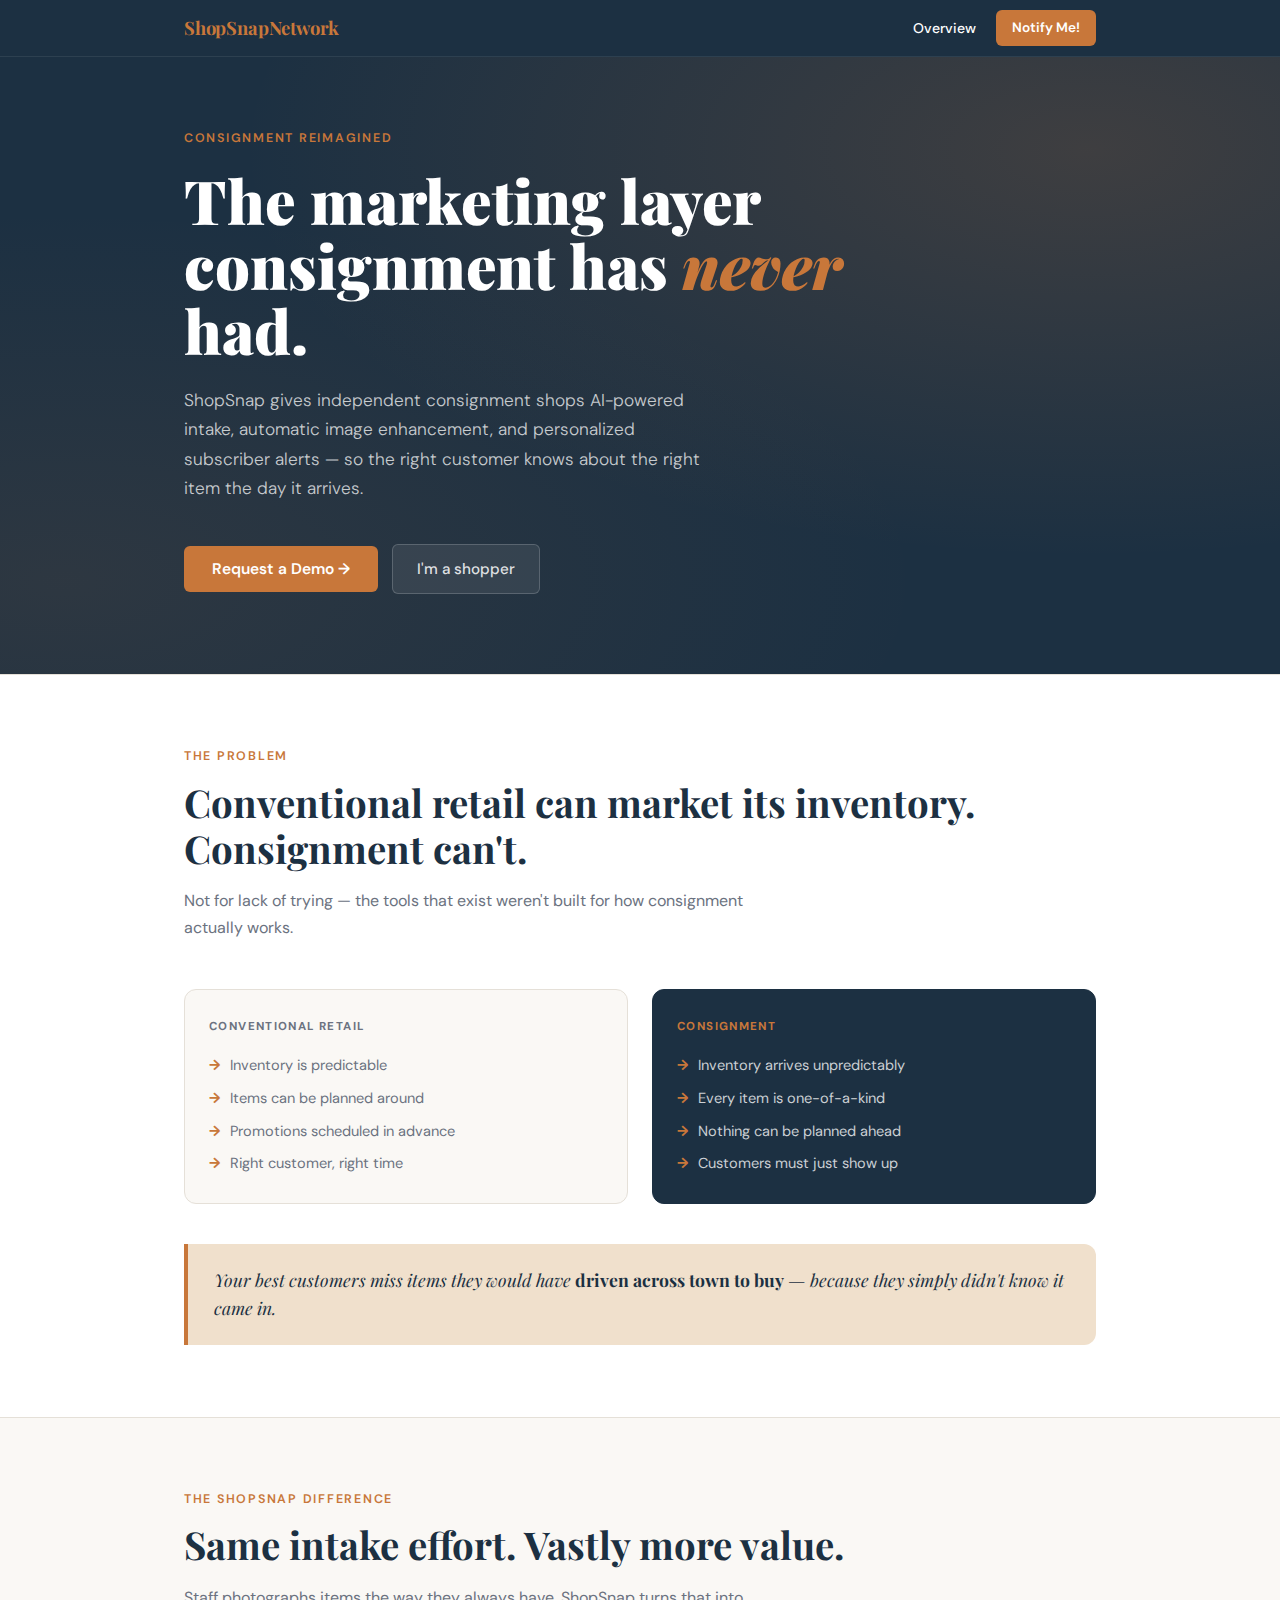
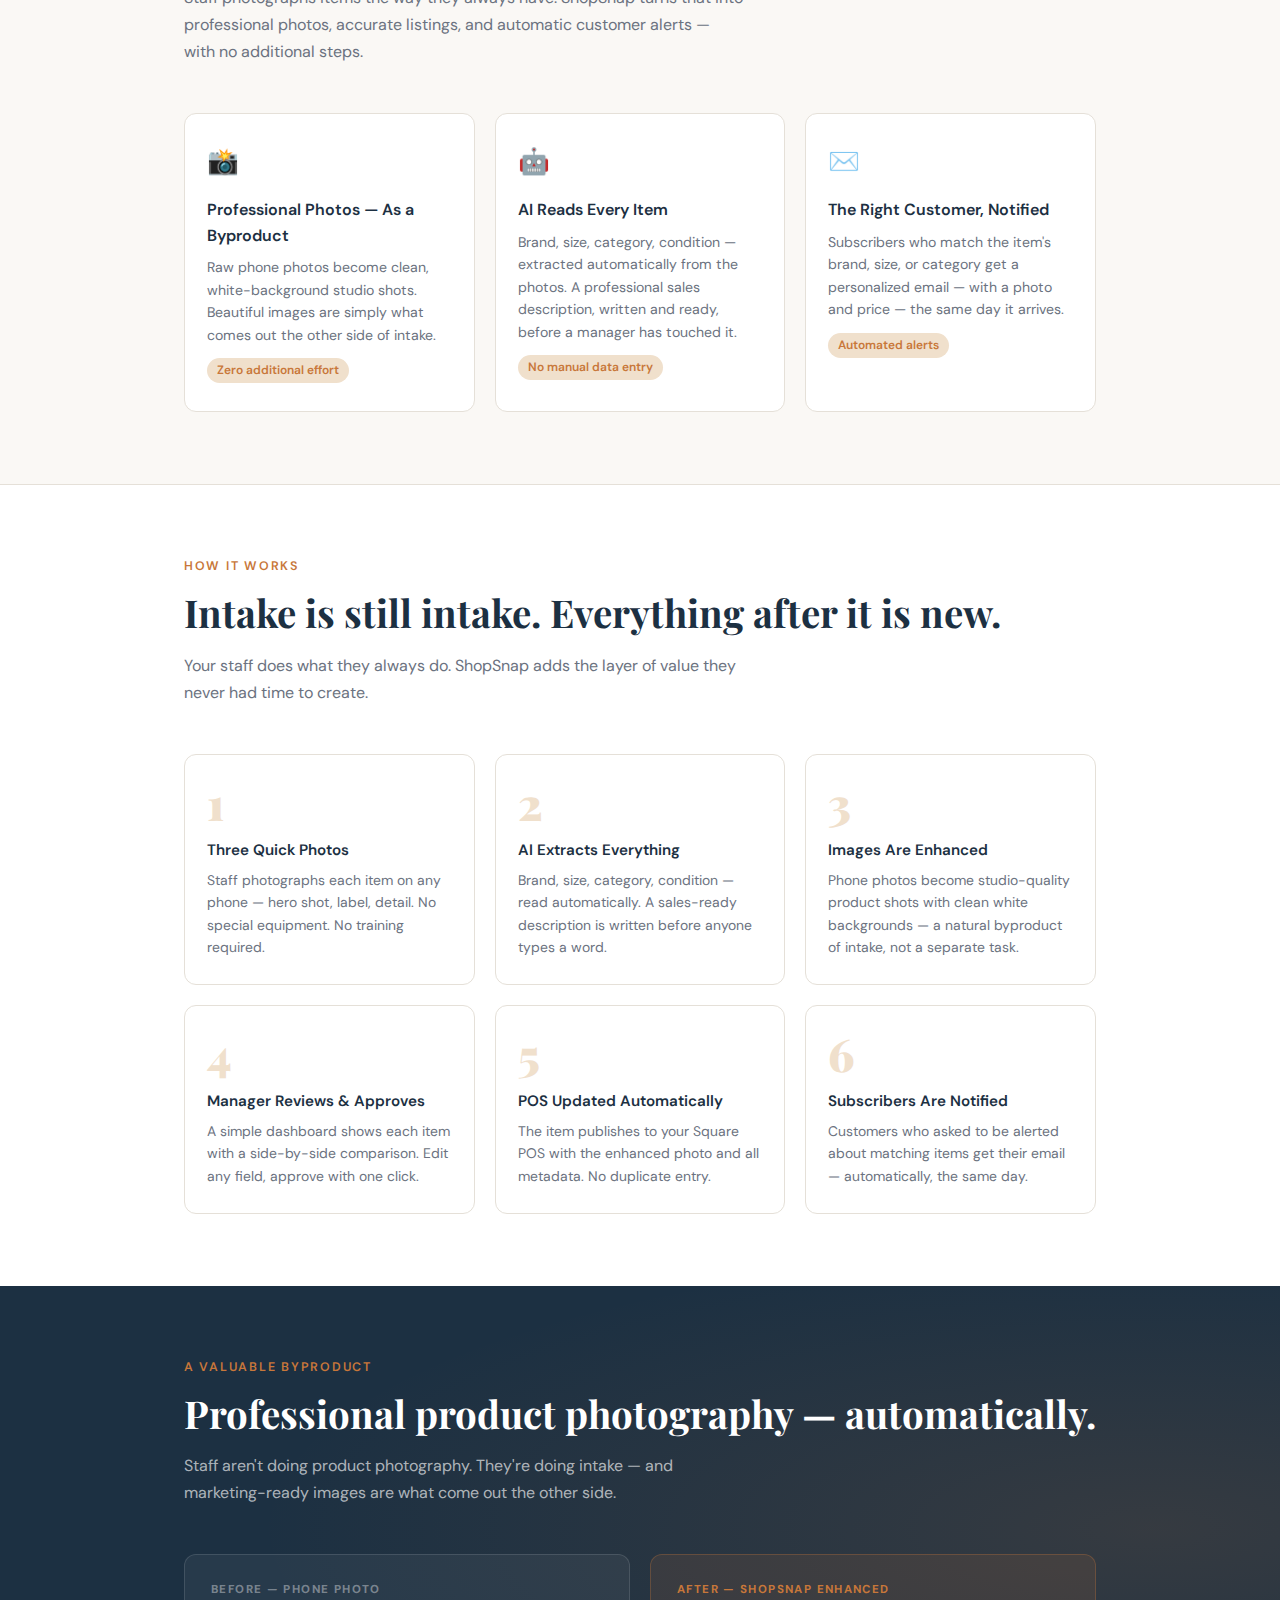
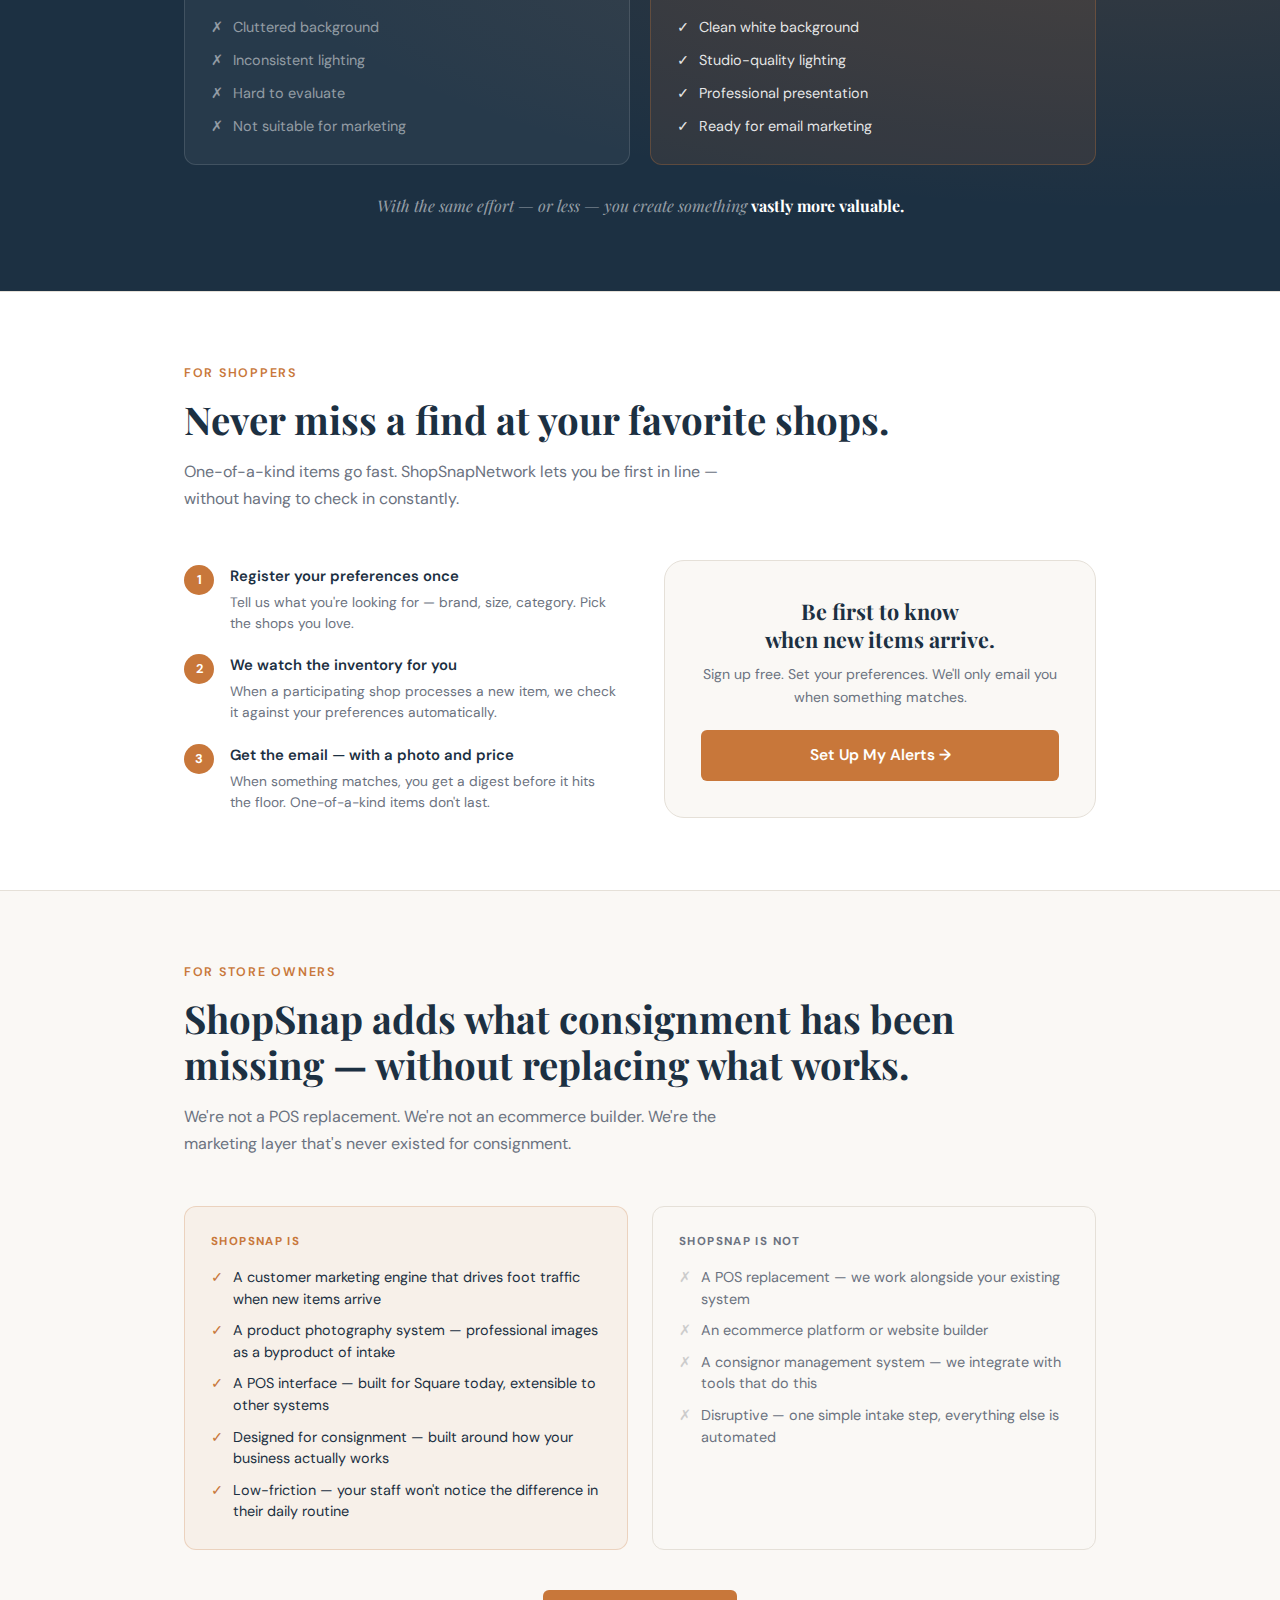
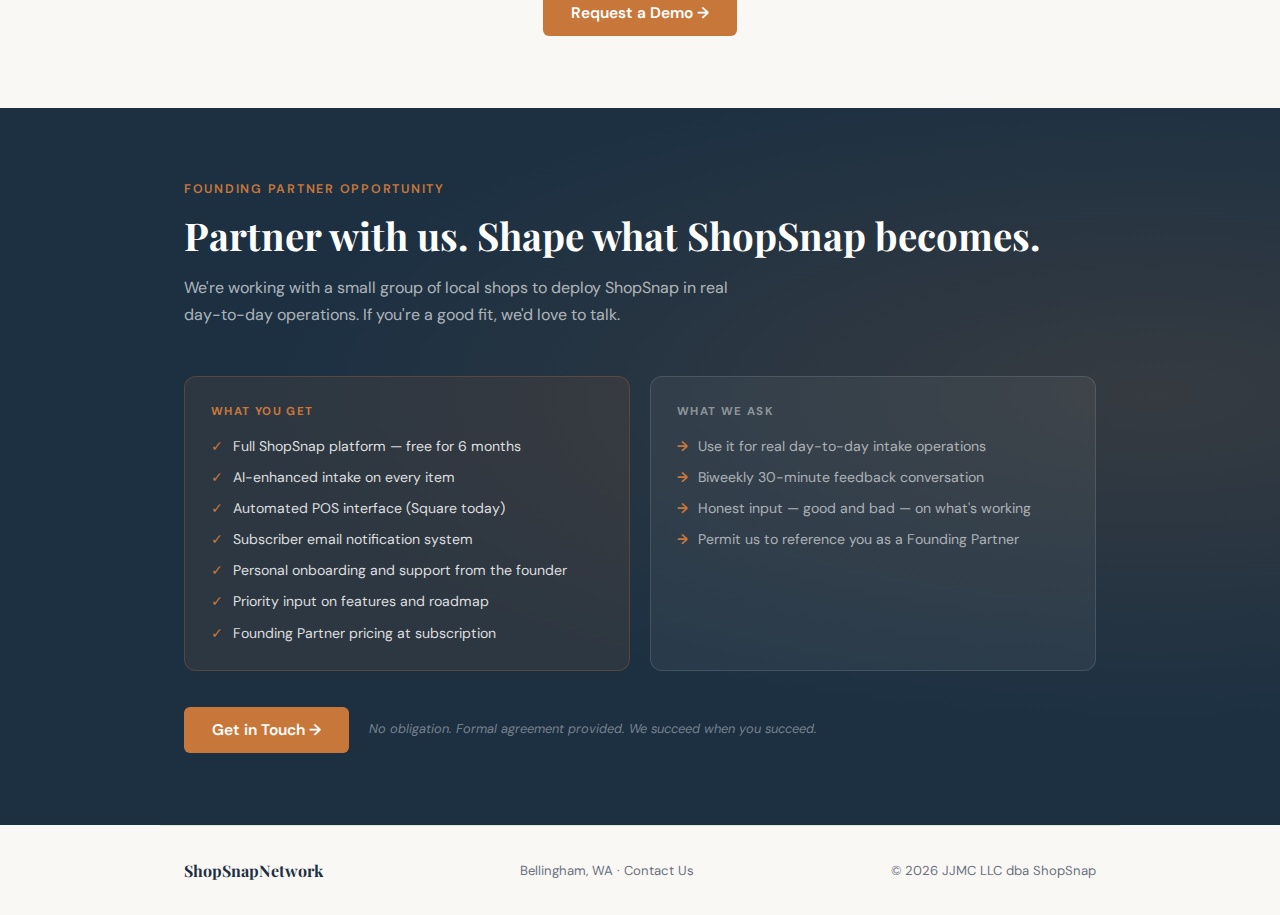
<file: index.html>
<!DOCTYPE html>
<html lang="en">
<head>
  <meta charset="UTF-8" />
  <meta name="viewport" content="width=device-width, initial-scale=1.0" />
  <title>ShopSnapNetwork — Smarter Consignment</title>
  <meta name="description" content="AI-powered intake and marketing for consignment shops. Automated alerts for shoppers who never want to miss a find." />
  <link rel="preconnect" href="https://fonts.googleapis.com" />
  <link rel="preconnect" href="https://fonts.gstatic.com" crossorigin />
  <link href="https://fonts.googleapis.com/css2?family=Playfair+Display:ital,wght@0,700;0,900;1,700&family=DM+Sans:wght@300;400;500;600&display=swap" rel="stylesheet" />
  <link rel="stylesheet" href="shopsnap.css" />

  <style>
    /* ── INDEX-SPECIFIC STYLES ── */
    .problem-grid {
      display: grid; grid-template-columns: 1fr 1fr; gap: 24px; margin-bottom: 40px;
    }
    .problem-col {
      padding: 28px 24px; border-radius: var(--radius-md); border: 1.5px solid var(--color-border);
    }
    .problem-col.muted { background: var(--color-bg); }
    .problem-col.dark  { background: var(--color-primary); border-color: var(--color-primary); }
    .problem-col h3 {
      font-size: 0.72rem; font-weight: 700; letter-spacing: 0.12em;
      text-transform: uppercase; margin-bottom: 18px;
    }
    .problem-col.muted h3 { color: var(--color-muted); }
    .problem-col.dark  h3 { color: var(--color-accent); }
    .problem-col ul { list-style: none; display: flex; flex-direction: column; gap: 11px; }
    .problem-col li { font-size: 0.91rem; display: flex; align-items: flex-start; gap: 10px; line-height: 1.5; }
    .problem-col.muted li { color: var(--color-muted); }
    .problem-col.dark  li { color: rgba(255,255,255,0.78); }
    .arrow { color: var(--color-accent); font-weight: 700; flex-shrink: 0; }
    .problem-quote {
      background: var(--color-accent-lt); border-left: 4px solid var(--color-accent);
      padding: 22px 26px; border-radius: 0 var(--radius-md) var(--radius-md) 0;
      font-family: var(--font-display); font-size: 1.1rem; font-style: italic;
      color: var(--color-primary); line-height: 1.6;
    }
    .problem-quote strong { font-style: normal; }

    .value-grid { display: grid; grid-template-columns: repeat(3, 1fr); gap: 20px; }
    .value-card {
      padding: 28px 22px; background: var(--color-surface);
      border-radius: var(--radius-md); border: 1.5px solid var(--color-border);
    }
    .value-card .icon { font-size: 1.6rem; margin-bottom: 14px; display: block; }
    .value-card h3 { font-size: 1rem; font-weight: 600; color: var(--color-primary); margin-bottom: 8px; }
    .value-card p  { font-size: 0.88rem; color: var(--color-muted); line-height: 1.6; }
    .value-card .tag {
      display: inline-block; margin-top: 12px; font-size: 0.75rem; font-weight: 600;
      color: var(--color-accent); background: var(--color-accent-lt);
      padding: 3px 10px; border-radius: 20px;
    }

    .steps-grid { display: grid; grid-template-columns: repeat(3, 1fr); gap: 20px; }
    .step {
      padding: 26px 22px; background: var(--color-surface);
      border-radius: var(--radius-md); border: 1.5px solid var(--color-border);
    }
    .step-num {
      font-family: var(--font-display); font-size: 2.8rem; font-weight: 900;
      color: var(--color-accent-lt); line-height: 1; margin-bottom: 12px;
    }
    .step h3 { font-size: 0.95rem; font-weight: 600; color: var(--color-primary); margin-bottom: 7px; }
    .step p  { font-size: 0.87rem; color: var(--color-muted); line-height: 1.6; }

    .before-after { display: grid; grid-template-columns: 1fr 1fr; gap: 20px; }
    .ba-card { border-radius: var(--radius-md); padding: 26px; border: 1.5px solid rgba(255,255,255,0.12); }
    .ba-card.before { background: rgba(255,255,255,0.05); }
    .ba-card.after  { background: rgba(200,119,58,0.12); border-color: rgba(200,119,58,0.3); }
    .ba-label { font-size: 0.72rem; font-weight: 700; letter-spacing: 0.12em; text-transform: uppercase; margin-bottom: 16px; }
    .ba-card.before .ba-label { color: rgba(255,255,255,0.4); }
    .ba-card.after  .ba-label { color: var(--color-accent); }
    .ba-card ul { list-style: none; display: flex; flex-direction: column; gap: 10px; }
    .ba-card li { font-size: 0.9rem; display: flex; align-items: center; gap: 10px; }
    .ba-card.before li { color: rgba(255,255,255,0.5); }
    .ba-card.after  li { color: rgba(255,255,255,0.88); }
    .photo-tagline {
      margin-top: 28px; text-align: center;
      font-family: var(--font-display); font-size: 1rem;
      font-style: italic; color: rgba(255,255,255,0.55);
    }
    .photo-tagline strong { color: white; font-style: normal; }

    .shopper-grid { display: grid; grid-template-columns: 1fr 1fr; gap: 48px; align-items: center; }
    .shopper-steps { display: flex; flex-direction: column; gap: 20px; }
    .shopper-step  { display: flex; gap: 16px; align-items: flex-start; }
    .shopper-num {
      width: 30px; height: 30px; flex-shrink: 0; background: var(--color-accent);
      color: white; border-radius: 50%; display: flex; align-items: center;
      justify-content: center; font-size: 0.8rem; font-weight: 700;
    }
    .shopper-step h4 { font-size: 0.93rem; font-weight: 600; color: var(--color-primary); margin-bottom: 3px; }
    .shopper-step p  { font-size: 0.86rem; color: var(--color-muted); line-height: 1.55; }
    .shopper-cta-card {
      background: var(--color-bg); border: 1.5px solid var(--color-border);
      border-radius: var(--radius-lg); padding: 36px; text-align: center;
    }
    .shopper-cta-card .big-text {
      font-family: var(--font-display); font-size: 1.35rem; font-weight: 700;
      color: var(--color-primary); margin-bottom: 10px; line-height: 1.3;
    }
    .shopper-cta-card p { font-size: 0.88rem; color: var(--color-muted); margin-bottom: 22px; line-height: 1.6; }

    .isnot-grid { display: grid; grid-template-columns: 1fr 1fr; gap: 24px; margin-bottom: 40px; }
    .isnot-col  { padding: 26px; border-radius: var(--radius-md); }
    .isnot-col.is    { background: rgba(200,119,58,0.06); border: 1.5px solid rgba(200,119,58,0.25); }
    .isnot-col.isnot { background: var(--color-bg); border: 1.5px solid var(--color-border); }
    .isnot-col h3 {
      font-size: 0.72rem; font-weight: 700; letter-spacing: 0.12em;
      text-transform: uppercase; margin-bottom: 16px;
    }
    .isnot-col.is    h3 { color: var(--color-accent); }
    .isnot-col.isnot h3 { color: var(--color-muted); }
    .isnot-col ul { list-style: none; display: flex; flex-direction: column; gap: 10px; }
    .isnot-col li { font-size: 0.9rem; display: flex; align-items: flex-start; gap: 10px; line-height: 1.5; }
    .isnot-col.is    li { color: var(--color-primary); }
    .isnot-col.isnot li { color: var(--color-muted); }
    .check { color: var(--color-accent); font-weight: 700; flex-shrink: 0; }
    .cross  { color: #ccc; flex-shrink: 0; }

    .founding-grid { display: grid; grid-template-columns: 1fr 1fr; gap: 20px; }
    .founding-col { padding: 26px; border-radius: var(--radius-md); border: 1.5px solid rgba(255,255,255,0.12); }
    .founding-col.get { background: rgba(200,119,58,0.10); border-color: rgba(200,119,58,0.25); }
    .founding-col.ask { background: rgba(255,255,255,0.05); }
    .founding-col h3 {
      font-size: 0.72rem; font-weight: 700; letter-spacing: 0.12em;
      text-transform: uppercase; margin-bottom: 14px;
    }
    .founding-col.get h3 { color: var(--color-accent); }
    .founding-col.ask h3 { color: rgba(255,255,255,0.45); }
    .founding-col ul { list-style: none; display: flex; flex-direction: column; gap: 10px; }
    .founding-col li { font-size: 0.88rem; display: flex; align-items: flex-start; gap: 10px; line-height: 1.5; }
    .founding-col.get li { color: rgba(255,255,255,0.85); }
    .founding-col.ask li { color: rgba(255,255,255,0.6); }
    .founding-actions { margin-top: 36px; display: flex; align-items: center; gap: 20px; flex-wrap: wrap; }
    .founding-note { font-size: 0.8rem; color: rgba(255,255,255,0.4); font-style: italic; }

    @media (max-width: 700px) {
      .problem-grid, .before-after, .shopper-grid,
      .isnot-grid, .founding-grid, .value-grid { grid-template-columns: 1fr; }
      .steps-grid { grid-template-columns: 1fr 1fr; }
    }
    @media (max-width: 480px) { .steps-grid { grid-template-columns: 1fr; } }
  </style>
</head>
<body>

<!-- ── CONTACT MODAL ── -->
<div class="modal-backdrop" id="contact-modal" role="dialog" aria-modal="true">
  <div class="modal">
    <div class="modal-header">
      <h2 class="modal-title">Let's Talk</h2>
      <button class="modal-close" id="modal-close" aria-label="Close">×</button>
    </div>
    <p class="modal-sub">Tell me a bit about your shop and I'll be in touch within a day or two.</p>
    <div class="field">
      <label for="modal-name">Your Name</label>
      <input type="text" id="modal-name" placeholder="Jane Smith" autocomplete="name" />
    </div>
    <div class="field">
      <label for="modal-shop">Shop Name</label>
      <input type="text" id="modal-shop" placeholder="Serendipity Consignment" />
    </div>
    <div class="field">
      <label for="modal-email">Email Address</label>
      <input type="email" id="modal-email" placeholder="jane@yourshop.com" autocomplete="email" />
    </div>
    <div class="field">
      <label for="modal-message">Anything you'd like me to know? <span style="font-weight:400;text-transform:none;letter-spacing:0">(optional)</span></label>
      <textarea id="modal-message" placeholder="e.g. We use Square, about 30–40 items intake per week…"></textarea>
    </div>
    <button class="btn-primary" id="modal-submit" style="width:100%;">Send My Note →</button>
    <div class="msg" id="modal-status"></div>
    <p class="modal-footer-note">Or email directly: <a id="modal-mailto">johnmahoney@shopsnapnetwork.com</a></p>
  </div>
</div>

<div class="page-main">

  <nav>
    <div class="nav-inner">
      <a href="index.html" class="nav-wordmark">ShopSnapNetwork</a>
      <div class="nav-links">
        <a href="index.html" class="active">Overview</a>
        <a href="notify.html" class="nav-cta">Notify Me!</a>
      </div>
    </div>
  </nav>

  <header class="hero-section">
    <div class="hero-inner">
      <p class="hero-eyebrow">Consignment Reimagined</p>
      <h1 class="hero-headline">The marketing layer<br/>consignment has <em>never</em> had.</h1>
      <p class="hero-sub">
        ShopSnap gives independent consignment shops AI-powered intake, automatic image enhancement,
        and personalized subscriber alerts — so the right customer knows about the right item the day it arrives.
      </p>
      <div class="hero-actions">
        <button class="btn-primary open-modal">Request a Demo →</button>
        <a href="notify.html" class="btn-ghost">I'm a shopper</a>
      </div>
    </div>
  </header>

  <section class="section-light">
    <div class="inner">
      <p class="section-label">The Problem</p>
      <h2 class="section-heading">Conventional retail can market its inventory.<br/>Consignment can't.</h2>
      <p class="section-sub">Not for lack of trying — the tools that exist weren't built for how consignment actually works.</p>
      <div class="problem-grid">
        <div class="problem-col muted">
          <h3>Conventional Retail</h3>
          <ul>
            <li><span class="arrow">→</span> Inventory is predictable</li>
            <li><span class="arrow">→</span> Items can be planned around</li>
            <li><span class="arrow">→</span> Promotions scheduled in advance</li>
            <li><span class="arrow">→</span> Right customer, right time</li>
          </ul>
        </div>
        <div class="problem-col dark">
          <h3>Consignment</h3>
          <ul>
            <li><span class="arrow">→</span> Inventory arrives unpredictably</li>
            <li><span class="arrow">→</span> Every item is one-of-a-kind</li>
            <li><span class="arrow">→</span> Nothing can be planned ahead</li>
            <li><span class="arrow">→</span> Customers must just show up</li>
          </ul>
        </div>
      </div>
      <div class="problem-quote">
        Your best customers miss items they would have <strong>driven across town to buy</strong> —
        because they simply didn't know it came in.
      </div>
    </div>
  </section>

  <section class="section-bg">
    <div class="inner">
      <p class="section-label">The ShopSnap Difference</p>
      <h2 class="section-heading">Same intake effort. Vastly more value.</h2>
      <p class="section-sub">Staff photographs items the way they always have. ShopSnap turns that into professional photos, accurate listings, and automatic customer alerts — with no additional steps.</p>
      <div class="value-grid">
        <div class="value-card">
          <span class="icon">📸</span>
          <h3>Professional Photos — As a Byproduct</h3>
          <p>Raw phone photos become clean, white-background studio shots. Beautiful images are simply what comes out the other side of intake.</p>
          <span class="tag">Zero additional effort</span>
        </div>
        <div class="value-card">
          <span class="icon">🤖</span>
          <h3>AI Reads Every Item</h3>
          <p>Brand, size, category, condition — extracted automatically from the photos. A professional sales description, written and ready, before a manager has touched it.</p>
          <span class="tag">No manual data entry</span>
        </div>
        <div class="value-card">
          <span class="icon">✉️</span>
          <h3>The Right Customer, Notified</h3>
          <p>Subscribers who match the item's brand, size, or category get a personalized email — with a photo and price — the same day it arrives.</p>
          <span class="tag">Automated alerts</span>
        </div>
      </div>
    </div>
  </section>

  <section class="section-light" id="how-it-works">
    <div class="inner">
      <p class="section-label">How It Works</p>
      <h2 class="section-heading">Intake is still intake. Everything after it is new.</h2>
      <p class="section-sub">Your staff does what they always do. ShopSnap adds the layer of value they never had time to create.</p>
      <div class="steps-grid">
        <div class="step">
          <div class="step-num">1</div>
          <h3>Three Quick Photos</h3>
          <p>Staff photographs each item on any phone — hero shot, label, detail. No special equipment. No training required.</p>
        </div>
        <div class="step">
          <div class="step-num">2</div>
          <h3>AI Extracts Everything</h3>
          <p>Brand, size, category, condition — read automatically. A sales-ready description is written before anyone types a word.</p>
        </div>
        <div class="step">
          <div class="step-num">3</div>
          <h3>Images Are Enhanced</h3>
          <p>Phone photos become studio-quality product shots with clean white backgrounds — a natural byproduct of intake, not a separate task.</p>
        </div>
        <div class="step">
          <div class="step-num">4</div>
          <h3>Manager Reviews &amp; Approves</h3>
          <p>A simple dashboard shows each item with a side-by-side comparison. Edit any field, approve with one click.</p>
        </div>
        <div class="step">
          <div class="step-num">5</div>
          <h3>POS Updated Automatically</h3>
          <p>The item publishes to your Square POS with the enhanced photo and all metadata. No duplicate entry.</p>
        </div>
        <div class="step">
          <div class="step-num">6</div>
          <h3>Subscribers Are Notified</h3>
          <p>Customers who asked to be alerted about matching items get their email — automatically, the same day.</p>
        </div>
      </div>
    </div>
  </section>

  <section class="section-dark">
    <div class="section-dark-inner">
      <p class="section-label">A Valuable Byproduct</p>
      <h2 class="section-heading" style="color:white;">Professional product photography — automatically.</h2>
      <p class="section-sub">Staff aren't doing product photography. They're doing intake — and marketing-ready images are what come out the other side.</p>
      <div class="before-after">
        <div class="ba-card before">
          <div class="ba-label">Before — Phone Photo</div>
          <ul>
            <li><span>✗</span> Cluttered background</li>
            <li><span>✗</span> Inconsistent lighting</li>
            <li><span>✗</span> Hard to evaluate</li>
            <li><span>✗</span> Not suitable for marketing</li>
          </ul>
        </div>
        <div class="ba-card after">
          <div class="ba-label">After — ShopSnap Enhanced</div>
          <ul>
            <li><span>✓</span> Clean white background</li>
            <li><span>✓</span> Studio-quality lighting</li>
            <li><span>✓</span> Professional presentation</li>
            <li><span>✓</span> Ready for email marketing</li>
          </ul>
        </div>
      </div>
      <p class="photo-tagline">With the same effort — or less — you create something <strong>vastly more valuable.</strong></p>
    </div>
  </section>

  <section class="section-light">
    <div class="inner">
      <p class="section-label">For Shoppers</p>
      <h2 class="section-heading">Never miss a find at your favorite shops.</h2>
      <p class="section-sub">One-of-a-kind items go fast. ShopSnapNetwork lets you be first in line — without having to check in constantly.</p>
      <div class="shopper-grid">
        <div class="shopper-steps">
          <div class="shopper-step">
            <div class="shopper-num">1</div>
            <div>
              <h4>Register your preferences once</h4>
              <p>Tell us what you're looking for — brand, size, category. Pick the shops you love.</p>
            </div>
          </div>
          <div class="shopper-step">
            <div class="shopper-num">2</div>
            <div>
              <h4>We watch the inventory for you</h4>
              <p>When a participating shop processes a new item, we check it against your preferences automatically.</p>
            </div>
          </div>
          <div class="shopper-step">
            <div class="shopper-num">3</div>
            <div>
              <h4>Get the email — with a photo and price</h4>
              <p>When something matches, you get a digest before it hits the floor. One-of-a-kind items don't last.</p>
            </div>
          </div>
        </div>
        <div class="shopper-cta-card">
          <div class="big-text">Be first to know<br/>when new items arrive.</div>
          <p>Sign up free. Set your preferences. We'll only email you when something matches.</p>
          <a href="notify.html" class="btn-primary" style="width:100%;justify-content:center;">Set Up My Alerts →</a>
        </div>
      </div>
    </div>
  </section>

  <section class="section-bg" id="for-owners">
    <div class="inner">
      <p class="section-label">For Store Owners</p>
      <h2 class="section-heading">ShopSnap adds what consignment has been missing — without replacing what works.</h2>
      <p class="section-sub">We're not a POS replacement. We're not an ecommerce builder. We're the marketing layer that's never existed for consignment.</p>
      <div class="isnot-grid">
        <div class="isnot-col is">
          <h3>ShopSnap Is</h3>
          <ul>
            <li><span class="check">✓</span> A customer marketing engine that drives foot traffic when new items arrive</li>
            <li><span class="check">✓</span> A product photography system — professional images as a byproduct of intake</li>
            <li><span class="check">✓</span> A POS interface — built for Square today, extensible to other systems</li>
            <li><span class="check">✓</span> Designed for consignment — built around how your business actually works</li>
            <li><span class="check">✓</span> Low-friction — your staff won't notice the difference in their daily routine</li>
          </ul>
        </div>
        <div class="isnot-col isnot">
          <h3>ShopSnap Is Not</h3>
          <ul>
            <li><span class="cross">✗</span> A POS replacement — we work alongside your existing system</li>
            <li><span class="cross">✗</span> An ecommerce platform or website builder</li>
            <li><span class="cross">✗</span> A consignor management system — we integrate with tools that do this</li>
            <li><span class="cross">✗</span> Disruptive — one simple intake step, everything else is automated</li>
          </ul>
        </div>
      </div>
      <div style="text-align:center;">
        <button class="btn-primary open-modal">Request a Demo →</button>
      </div>
    </div>
  </section>

  <section class="section-dark">
    <div class="section-dark-inner">
      <p class="section-label">Founding Partner Opportunity</p>
      <h2 class="section-heading">Partner with us. Shape what ShopSnap becomes.</h2>
      <p class="section-sub">We're working with a small group of local shops to deploy ShopSnap in real day-to-day operations. If you're a good fit, we'd love to talk.</p>
      <div class="founding-grid">
        <div class="founding-col get">
          <h3>What You Get</h3>
          <ul>
            <li><span class="check">✓</span> Full ShopSnap platform — free for 6 months</li>
            <li><span class="check">✓</span> AI-enhanced intake on every item</li>
            <li><span class="check">✓</span> Automated POS interface (Square today)</li>
            <li><span class="check">✓</span> Subscriber email notification system</li>
            <li><span class="check">✓</span> Personal onboarding and support from the founder</li>
            <li><span class="check">✓</span> Priority input on features and roadmap</li>
            <li><span class="check">✓</span> Founding Partner pricing at subscription</li>
          </ul>
        </div>
        <div class="founding-col ask">
          <h3>What We Ask</h3>
          <ul>
            <li><span class="arrow">→</span> Use it for real day-to-day intake operations</li>
            <li><span class="arrow">→</span> Biweekly 30-minute feedback conversation</li>
            <li><span class="arrow">→</span> Honest input — good and bad — on what's working</li>
            <li><span class="arrow">→</span> Permit us to reference you as a Founding Partner</li>
          </ul>
        </div>
      </div>
      <div class="founding-actions">
        <button class="btn-primary open-modal">Get in Touch →</button>
        <span class="founding-note">No obligation. Formal agreement provided. We succeed when you succeed.</span>
      </div>
    </div>
  </section>

  <footer>
    <span class="wordmark">ShopSnapNetwork</span>
    <p>Bellingham, WA · <a href="#" id="contact-footer">Contact Us</a></p>
    <p>© 2026 JJMC LLC dba ShopSnap</p>
  </footer>

</div>

<script>
  const EMAIL = ['johnmahoney', '@', 'shopsnapnetwork', '.com'].join('');
  document.getElementById('modal-mailto').href  = 'mailto:' + EMAIL;
  document.getElementById('contact-footer').href = 'mailto:' + EMAIL;

  const backdrop = document.getElementById('contact-modal');
  const openModal  = () => backdrop.classList.add('open');
  const closeModal = () => {
    backdrop.classList.remove('open');
    const s = document.getElementById('modal-status');
    s.className = 'msg'; s.style.display = 'none';
  };

  document.querySelectorAll('.open-modal').forEach(b => b.addEventListener('click', openModal));
  document.getElementById('modal-close').addEventListener('click', closeModal);
  backdrop.addEventListener('click', e => { if (e.target === backdrop) closeModal(); });
  document.addEventListener('keydown', e => { if (e.key === 'Escape') closeModal(); });

  document.getElementById('modal-submit').addEventListener('click', () => {
    const name  = document.getElementById('modal-name').value.trim();
    const shop  = document.getElementById('modal-shop').value.trim();
    const email = document.getElementById('modal-email').value.trim();
    const msg   = document.getElementById('modal-message').value.trim();
    const statusEl = document.getElementById('modal-status');

    if (!name || !email) {
      statusEl.className = 'msg error';
      statusEl.textContent = 'Please enter your name and email address.';
      statusEl.style.display = 'block'; return;
    }
    if (!/^[^\s@]+@[^\s@]+\.[^\s@]+$/.test(email)) {
      statusEl.className = 'msg error';
      statusEl.textContent = 'Please enter a valid email address.';
      statusEl.style.display = 'block'; return;
    }

    const subject = encodeURIComponent(`ShopSnap inquiry — ${shop || name}`);
    const body    = encodeURIComponent(
      `Name: ${name}\nShop: ${shop || '(not provided)'}\nEmail: ${email}\n\n${msg}`
    );
    window.location.href = `mailto:${EMAIL}?subject=${subject}&body=${body}`;

    statusEl.className = 'msg success';
    statusEl.textContent = '✓ Opening your email client… or reach me directly at the link below.';
    statusEl.style.display = 'block';
  });
</script>

</body>
</html>
</file>
<file: shopsnap.css>
/* ============================================================
   ShopSnapNetwork — Shared Stylesheet
   Fonts: Playfair Display (display) + DM Sans (body)
   ============================================================ */

/* ── TOKENS ── */
:root {
  --color-bg:         #faf8f5;
  --color-surface:    #ffffff;
  --color-primary:    #1c3042;
  --color-accent:     #c8773a;
  --color-accent-lt:  #f0e0cc;
  --color-accent-dk:  #b5662e;
  --color-text:       #1c1c1c;
  --color-muted:      #6b7280;
  --color-border:     #e5e0d8;
  --color-success:    #2d6a4f;
  --color-success-bg: #d8f3dc;
  --color-error:      #9b2226;
  --color-error-bg:   #fce4e4;
  --font-display:     'Playfair Display', Georgia, serif;
  --font-body:        'DM Sans', system-ui, sans-serif;
  --radius-sm:  6px;
  --radius-md:  12px;
  --radius-lg:  20px;
  --shadow-card:  0 4px 24px rgba(28,48,66,0.10);
  --shadow-hover: 0 8px 32px rgba(28,48,66,0.16);
  --max-w: 960px;
}

/* ── RESET ── */
*, *::before, *::after { box-sizing: border-box; margin: 0; padding: 0; }
html { scroll-behavior: smooth; }
body {
  font-family: var(--font-body);
  background: var(--color-bg);
  color: var(--color-text);
  font-size: 16px;
  line-height: 1.6;
}

/* ── ANIMATIONS ── */
.page-main { animation: fadeUp 0.5s ease both; }
@keyframes fadeUp {
  from { opacity: 0; transform: translateY(14px); }
  to   { opacity: 1; transform: translateY(0); }
}
.spinner {
  display: inline-block; width: 18px; height: 18px;
  border: 2.5px solid rgba(255,255,255,0.4); border-top-color: white;
  border-radius: 50%; animation: spin 0.7s linear infinite;
  vertical-align: middle; margin-right: 8px;
}
@keyframes spin { to { transform: rotate(360deg); } }

/* ── NAV ── */
nav {
  background: var(--color-primary);
  border-bottom: 1px solid rgba(255,255,255,0.08);
  position: sticky; top: 0; z-index: 100;
}
.nav-inner {
  max-width: var(--max-w); margin: 0 auto; padding: 0 24px;
  display: flex; align-items: center; justify-content: space-between;
  height: 56px;
}
.nav-wordmark {
  font-family: var(--font-display); font-size: 1.15rem; font-weight: 700;
  color: var(--color-accent); text-decoration: none; letter-spacing: -0.01em;
}
.nav-links { display: flex; align-items: center; gap: 8px; }
.nav-links a {
  font-size: 0.88rem; font-weight: 500; color: rgba(255,255,255,0.7);
  text-decoration: none; padding: 6px 12px; border-radius: var(--radius-sm);
  transition: all 0.15s;
}
.nav-links a:hover { color: white; background: rgba(255,255,255,0.08); }
.nav-links a.active { color: white; }
.nav-links .nav-cta {
  background: var(--color-accent); color: white !important;
  padding: 7px 16px; font-weight: 600; font-size: 0.85rem;
}
.nav-links .nav-cta:hover { background: var(--color-accent-dk); }

/* ── SECTION LABELS & HEADINGS ── */
.section-label {
  font-size: 0.78rem; font-weight: 600; letter-spacing: 0.14em;
  text-transform: uppercase; color: var(--color-accent); margin-bottom: 12px;
}
.section-heading {
  font-family: var(--font-display);
  font-size: clamp(1.7rem, 3vw, 2.4rem);
  font-weight: 700; color: var(--color-primary);
  margin-bottom: 16px; line-height: 1.2;
}
.section-sub {
  font-size: 1rem; color: var(--color-muted);
  max-width: 560px; line-height: 1.7; margin-bottom: 48px;
}

/* ── BUTTONS ── */
.btn-primary {
  display: inline-flex; align-items: center; gap: 8px;
  padding: 13px 28px; background: var(--color-accent); color: white;
  text-decoration: none; border: none; border-radius: var(--radius-sm);
  font-family: var(--font-body); font-weight: 600; font-size: 0.97rem;
  cursor: pointer; transition: all 0.18s;
}
.btn-primary:hover {
  background: var(--color-accent-dk);
  transform: translateY(-1px); box-shadow: var(--shadow-hover);
}
.btn-primary:disabled { opacity: 0.6; cursor: not-allowed; transform: none; }

.btn-ghost {
  display: inline-flex; align-items: center; gap: 8px;
  padding: 12px 24px; background: rgba(255,255,255,0.08); color: rgba(255,255,255,0.85);
  text-decoration: none; border-radius: var(--radius-sm);
  border: 1.5px solid rgba(255,255,255,0.18);
  font-family: var(--font-body); font-weight: 500; font-size: 0.95rem;
  cursor: pointer; transition: all 0.18s;
}
.btn-ghost:hover { background: rgba(255,255,255,0.14); color: white; }

.btn-outline {
  display: inline-flex; align-items: center; gap: 8px;
  padding: 11px 22px; background: transparent; color: var(--color-accent);
  text-decoration: none; border-radius: var(--radius-sm);
  border: 1.5px solid var(--color-accent);
  font-family: var(--font-body); font-weight: 600; font-size: 0.9rem;
  cursor: pointer; transition: all 0.18s;
}
.btn-outline:hover { background: var(--color-accent-lt); }

/* ── HERO (shared base) ── */
.hero-section {
  background: var(--color-primary); color: white;
  position: relative; overflow: hidden;
}
.hero-section::before {
  content: ''; position: absolute; inset: 0;
  background:
    radial-gradient(ellipse at 85% 15%, rgba(200,119,58,0.20) 0%, transparent 55%),
    radial-gradient(ellipse at 5%  85%, rgba(200,119,58,0.10) 0%, transparent 50%);
  pointer-events: none;
}
.hero-inner {
  position: relative; max-width: var(--max-w);
  margin: 0 auto; padding: 72px 24px 80px;
}
.hero-eyebrow {
  font-size: 0.78rem; font-weight: 600; letter-spacing: 0.14em;
  text-transform: uppercase; color: var(--color-accent); margin-bottom: 18px;
}
.hero-headline {
  font-family: var(--font-display);
  font-size: clamp(2.4rem, 5.5vw, 3.8rem);
  font-weight: 900; line-height: 1.07; color: white;
  margin-bottom: 24px; max-width: 700px;
}
.hero-headline em { font-style: italic; color: var(--color-accent); }
.hero-sub {
  font-size: 1.08rem; font-weight: 300; color: rgba(255,255,255,0.75);
  max-width: 540px; line-height: 1.7; margin-bottom: 40px;
}
.hero-actions { display: flex; gap: 14px; flex-wrap: wrap; align-items: center; }

/* ── DARK SECTIONS (navy bg) ── */
.section-dark {
  background: var(--color-primary); color: white;
  position: relative; overflow: hidden;
}
.section-dark::before {
  content: ''; position: absolute; inset: 0;
  background: radial-gradient(ellipse at 90% 40%, rgba(200,119,58,0.15) 0%, transparent 55%);
  pointer-events: none;
}
.section-dark-inner {
  position: relative; max-width: var(--max-w); margin: 0 auto; padding: 72px 24px;
}
.section-dark .section-label  { color: var(--color-accent); }
.section-dark .section-heading { color: white; }
.section-dark .section-sub    { color: rgba(255,255,255,0.65); }

/* ── LIGHT SECTIONS ── */
.section-light { background: var(--color-surface); border-top: 1.5px solid var(--color-border); }
.section-light .inner { max-width: var(--max-w); margin: 0 auto; padding: 72px 24px; }
.section-bg { background: var(--color-bg); border-top: 1.5px solid var(--color-border); }
.section-bg .inner { max-width: var(--max-w); margin: 0 auto; padding: 72px 24px; }

/* ── CARDS ── */
.card {
  background: var(--color-surface); border-radius: var(--radius-lg);
  box-shadow: var(--shadow-card); padding: 40px;
}
.card-title {
  font-family: var(--font-display); font-size: 1.5rem; font-weight: 700;
  color: var(--color-primary); margin-bottom: 6px;
}
.card-sub { font-size: 0.92rem; color: var(--color-muted); margin-bottom: 28px; }

/* ── FORM ELEMENTS ── */
.field { margin-bottom: 16px; }
label {
  display: block; font-size: 0.82rem; font-weight: 600;
  color: var(--color-primary); letter-spacing: 0.04em;
  text-transform: uppercase; margin-bottom: 6px;
}
input, select {
  width: 100%; padding: 11px 14px;
  border: 1.5px solid var(--color-border); border-radius: var(--radius-sm);
  font-family: var(--font-body); font-size: 0.97rem;
  color: var(--color-text); background: var(--color-bg);
  transition: border-color 0.18s, box-shadow 0.18s;
  appearance: none; -webkit-appearance: none;
}
input:focus, select:focus {
  outline: none; border-color: var(--color-accent);
  box-shadow: 0 0 0 3px var(--color-accent-lt); background: white;
}
select {
  background-image: url("data:image/svg+xml,%3Csvg xmlns='http://www.w3.org/2000/svg' width='12' height='8' viewBox='0 0 12 8'%3E%3Cpath d='M1 1l5 5 5-5' stroke='%236b7280' stroke-width='1.5' fill='none' stroke-linecap='round'/%3E%3C/svg%3E");
  background-repeat: no-repeat; background-position: right 14px center;
  padding-right: 40px; cursor: pointer;
}
textarea {
  width: 100%; padding: 11px 14px;
  border: 1.5px solid var(--color-border); border-radius: var(--radius-sm);
  font-family: var(--font-body); font-size: 0.97rem;
  color: var(--color-text); background: var(--color-bg);
  resize: vertical; min-height: 100px;
  transition: border-color 0.18s, box-shadow 0.18s;
}
textarea:focus {
  outline: none; border-color: var(--color-accent);
  box-shadow: 0 0 0 3px var(--color-accent-lt); background: white;
}

/* ── MESSAGES ── */
.msg {
  padding: 14px 18px; border-radius: var(--radius-sm);
  font-size: 0.93rem; font-weight: 500; margin-top: 16px; display: none;
}
.msg.success {
  background: var(--color-success-bg); color: var(--color-success);
  border: 1px solid #95d5b2; display: block;
}
.msg.error {
  background: var(--color-error-bg); color: var(--color-error);
  border: 1px solid #f4a8a8; display: block;
}

/* ── MODAL ── */
.modal-backdrop {
  position: fixed; inset: 0; z-index: 200;
  background: rgba(28,48,66,0.55); backdrop-filter: blur(4px);
  display: flex; align-items: center; justify-content: center; padding: 24px;
  opacity: 0; pointer-events: none; transition: opacity 0.2s;
}
.modal-backdrop.open { opacity: 1; pointer-events: all; }
.modal {
  background: var(--color-surface); border-radius: var(--radius-lg);
  box-shadow: var(--shadow-hover); padding: 40px;
  width: 100%; max-width: 480px;
  transform: translateY(12px); transition: transform 0.2s;
}
.modal-backdrop.open .modal { transform: translateY(0); }
.modal-header {
  display: flex; justify-content: space-between; align-items: flex-start;
  margin-bottom: 8px;
}
.modal-title {
  font-family: var(--font-display); font-size: 1.4rem; font-weight: 700;
  color: var(--color-primary);
}
.modal-close {
  width: 32px; height: 32px; border-radius: 50%;
  border: 1.5px solid var(--color-border); background: white;
  color: var(--color-muted); font-size: 1.1rem; cursor: pointer;
  display: flex; align-items: center; justify-content: center;
  transition: all 0.15s; flex-shrink: 0;
}
.modal-close:hover { border-color: var(--color-primary); color: var(--color-primary); }
.modal-sub { font-size: 0.9rem; color: var(--color-muted); margin-bottom: 24px; }
.modal-footer-note {
  margin-top: 14px; font-size: 0.8rem; color: var(--color-muted);
  text-align: center;
}
.modal-footer-note a { color: var(--color-accent); }

/* ── STORE GRID (notify page) ── */
.stores-grid {
  display: grid; grid-template-columns: repeat(auto-fill, minmax(200px, 1fr));
  gap: 10px; margin-bottom: 24px;
}
.store-option {
  display: flex; align-items: center; gap: 10px; padding: 12px 14px;
  border: 1.5px solid var(--color-border); border-radius: var(--radius-sm);
  cursor: pointer; transition: all 0.15s; background: var(--color-bg); user-select: none;
}
.store-option:hover, .store-option.checked {
  border-color: var(--color-accent); background: var(--color-accent-lt);
}
.store-option input[type="checkbox"] {
  width: 16px; height: 16px; accent-color: var(--color-accent); flex-shrink: 0;
}
.store-option span { font-size: 0.92rem; font-weight: 500; color: var(--color-primary); }

/* ── PREF ROWS (notify page) ── */
.pref-row {
  display: grid; grid-template-columns: 1fr 1fr 1fr auto;
  gap: 10px; align-items: end; padding: 16px;
  background: var(--color-bg); border: 1.5px solid var(--color-border);
  border-radius: var(--radius-md); margin-bottom: 10px;
}
.pref-row .field { margin-bottom: 0; }
.btn-remove {
  width: 36px; height: 36px; border-radius: 50%;
  border: 1.5px solid var(--color-border); background: white;
  color: var(--color-muted); font-size: 1.1rem; cursor: pointer;
  display: flex; align-items: center; justify-content: center;
  transition: all 0.15s; flex-shrink: 0;
}
.btn-remove:hover {
  border-color: var(--color-error); color: var(--color-error);
  background: var(--color-error-bg);
}
.btn-add-pref {
  display: inline-flex; align-items: center; gap: 6px;
  background: none; border: 1.5px dashed var(--color-accent);
  color: var(--color-accent); font-family: var(--font-body);
  font-size: 0.88rem; font-weight: 600; padding: 9px 16px;
  border-radius: var(--radius-sm); cursor: pointer; transition: all 0.15s;
  margin-bottom: 24px;
}
.btn-add-pref:hover { background: var(--color-accent-lt); }

/* ── SIGNUP SECTION OFFSET ── */
.signup-section {
  max-width: var(--max-w); margin: -32px auto 0;
  padding: 0 24px 64px; position: relative; z-index: 10;
}

/* ── UNSUBSCRIBE PAGE ── */
.unsub-wrap {
  min-height: 100vh; display: flex;
  align-items: center; justify-content: center; padding: 24px;
}
.unsub-card {
  background: var(--color-surface); border-radius: var(--radius-lg);
  box-shadow: var(--shadow-card); padding: 48px 40px;
  max-width: 460px; width: 100%; text-align: center;
}
.unsub-icon {
  width: 64px; height: 64px; background: var(--color-accent-lt);
  border-radius: 50%; display: flex; align-items: center; justify-content: center;
  margin: 0 auto 24px; font-size: 1.8rem;
}
.unsub-card h1 {
  font-family: var(--font-display); font-size: 1.6rem;
  color: var(--color-primary); margin-bottom: 12px;
}
.unsub-card p {
  color: var(--color-muted); font-size: 0.95rem;
  line-height: 1.6; margin-bottom: 28px;
}
.btn-unsub {
  padding: 13px 32px; background: var(--color-primary); color: white;
  border: none; border-radius: var(--radius-sm); font-family: var(--font-body);
  font-size: 0.97rem; font-weight: 600; cursor: pointer; transition: all 0.18s;
}
.btn-unsub:hover { background: #2a4560; }
.unsub-link {
  display: inline-block; margin-top: 16px;
  font-size: 0.85rem; color: var(--color-accent); text-decoration: none;
}

/* ── FOOTER ── */
footer {
  max-width: var(--max-w); margin: 0 auto; padding: 32px 24px;
  display: flex; justify-content: space-between; align-items: center;
  border-top: 1.5px solid var(--color-border); flex-wrap: wrap; gap: 12px;
}
footer .wordmark {
  font-family: var(--font-display); font-size: 1rem;
  font-weight: 700; color: var(--color-primary);
}
footer p { font-size: 0.82rem; color: var(--color-muted); }
footer a { color: var(--color-muted); text-decoration: none; }
footer a:hover { color: var(--color-accent); }

/* ── RESPONSIVE ── */
@media (max-width: 700px) {
  .hero-actions { flex-direction: column; align-items: flex-start; }
  footer { flex-direction: column; text-align: center; }
}
@media (max-width: 640px) {
  .card { padding: 28px 20px; }
  .pref-row { grid-template-columns: 1fr 1fr; }
  .modal { padding: 28px 20px; }
  .nav-links a:not(.nav-cta) { display: none; }
}
@media (max-width: 400px) {
  .pref-row { grid-template-columns: 1fr; }
}
</file>
